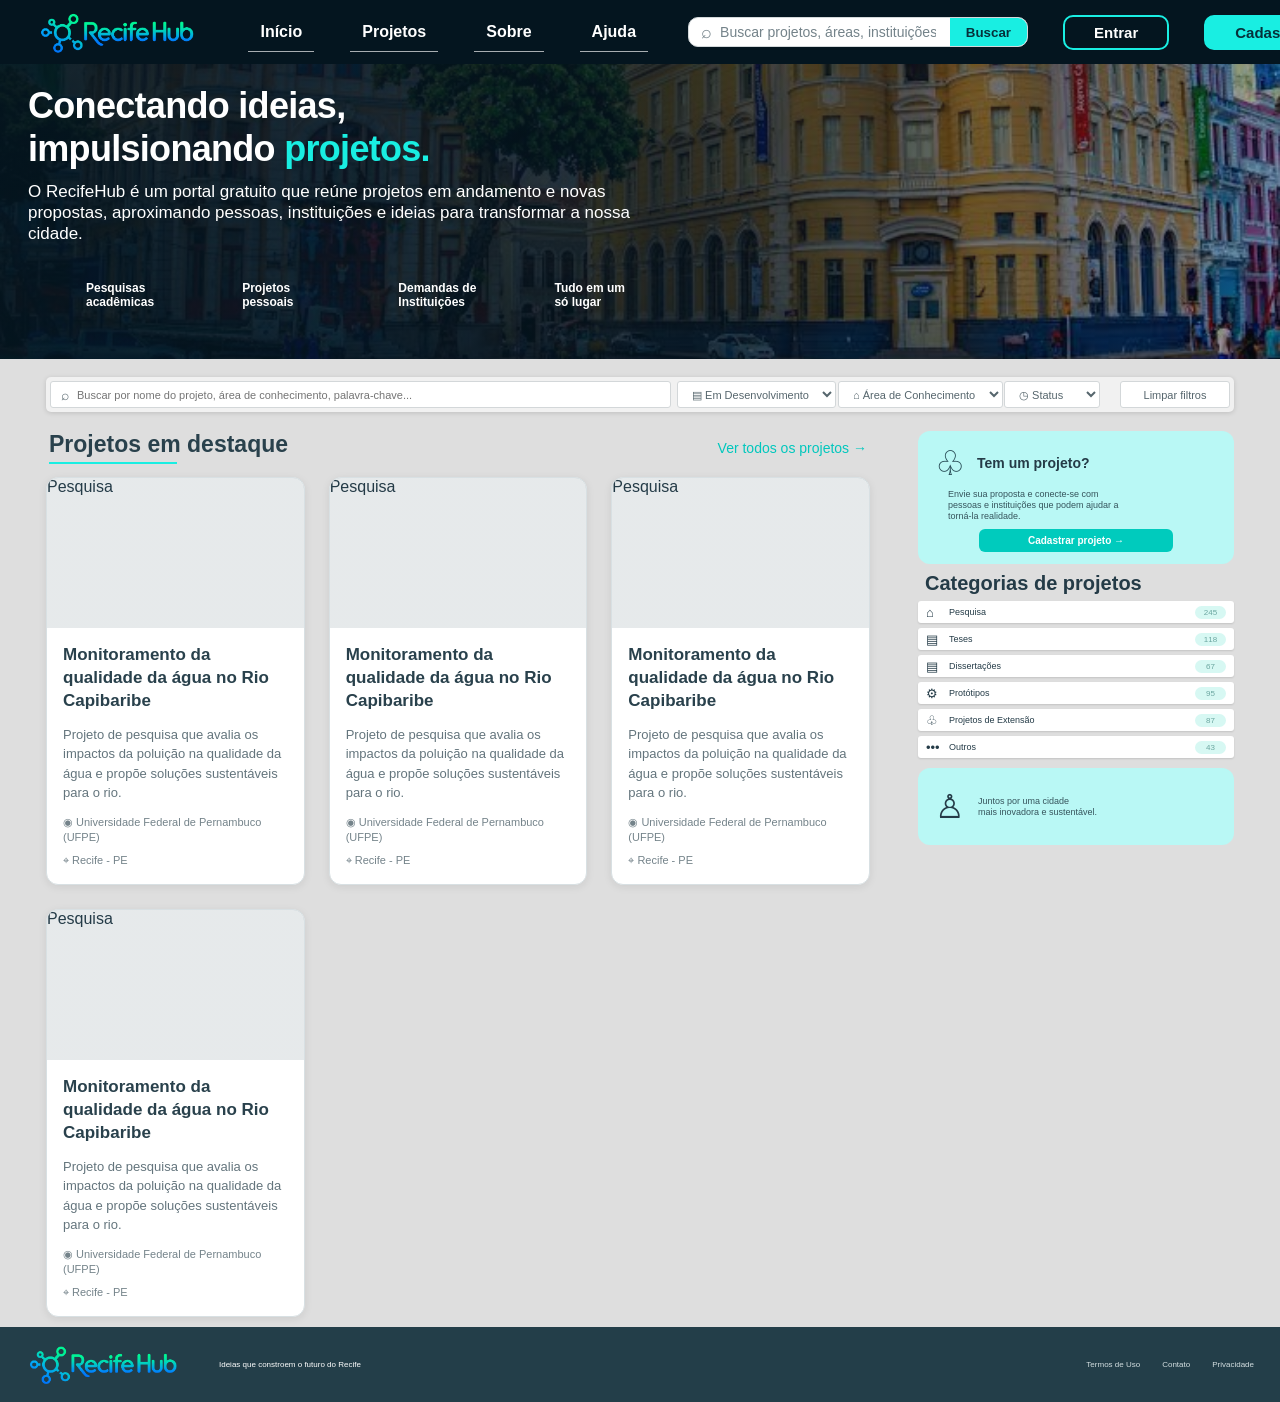
<file: index.html>
<!DOCTYPE html>
<html lang="pt-BR">

<head>
  <meta charset="UTF-8">
  <meta name="viewport" content="width=device-width, initial-scale=1.0">
  <title>RecifeHub</title>
  <link rel="stylesheet" href="style.css">
  <script>
  </script>
</head>

<body>

  <header>
    <img src="imagens/Logo RecifeHub.png" alt="imagemlogo" class="logo">


    <nav class="nav">
      <a href="index.html">Início</a>
      <a href="projetos.html">Projetos</a>
      <a href="sobre.html">Sobre</a>
      <a href="ajuda.html">Ajuda</a>
    </nav>

    <div class="barra">
      <form class="pesquisa" role="search" action="projetos.html" method="get">
        <span class="pesquisa-icone" aria-hidden="true">⌕</span>
        <input type="search" class="pesquisa-barra" name="q" placeholder="Buscar projetos, áreas, instituições..."
          aria-label="Pesquisar projeto" autocomplete="off">
        <button type="button" class="pesquisa-limpar" aria-label="Limpar busca" hidden>×</button>
        <button type="submit" class="pesquisa-btn">Buscar</button>
      </form>

      <button class="btn btn-login" onclick="window.location.href='login.html'">
        Entrar
      </button>

      <button class="btn btn-register" onclick="window.location.href='cadastro.html'">
        Cadastrar
      </button>
    </div>
  </header>

  <section class="hero">
    <div class="hero-conteudo">
      <h1>Conectando ideias,<br>impulsionando <span>projetos.</span></h1>

      <p class="hero-descricao">
        O RecifeHub é um portal gratuito que reúne projetos em andamento
        e novas propostas, aproximando pessoas, instituições e ideias para
        transformar a nossa cidade.
      </p>

      <div class="caracters">
        <div class="caracter">
          <span class="caracter-icone cap"></span>
          <span>Pesquisas<br>acadêmicas</span>
        </div>

        <div class="caracter">
          <span class="caracter-icone bulb"></span>
          <span>Projetos<br>pessoais</span>
        </div>

        <div class="caracter">
          <span class="caracter-icone bank"></span>
          <span>Demandas de<br>Instituições</span>
        </div>

        <div class="caracter">
          <span class="caracter-icone network"></span>
          <span>Tudo em um<br>só lugar</span>
        </div>
      </div>
    </div>

    <div class="hero-photo"></div>


  </section>
  <!-- Conteudo-->
  <main>
    <!--filtros de pesquisa-->
    <div class="filtros">
      <label class="filtro">
        <span class="filtro-icones">⌕</span>
        <input type="text" placeholder="Buscar por nome do projeto, área de conhecimento, palavra-chave...">
      </label>

      <div>
        <select class="filtro" id="subject" name="subject">
          <option value=" Em Desenvolvimento"><span class="filtro-icones">▤ </span>Em Desenvolvimento</option>
          <option value="Pronto">Pronto</option>
          <option value="Fase Incial">Fase Incial</option>
        </select>
      </div>



      <div>
        <select class="filtro" id="subject" name="subject">
          <option value=" Em Desenvolvimento"><span class="filtro-icones">⌂ </span>Área de Conhecimento</option>
          <option value="Pronto">Pronto</option>
          <option value="Fase Incial">Fase Incial</option>
        </select>
      </div>

      <div>
        <select class="filtro" id="subject" name="subject">
          <option value=" Em Desenvolvimento"><span class="filtro-icones">◷ </span>Status</option>
          <option value="Pronto">Pronto</option>
          <option value="Fase Incial">Fase Incial</option>
        </select>
      </div>

      <button type="button" class="filtro clear" onclick="limparFiltros()">Limpar filtros</button>
    </div>

    <div class="layout">
      <section>
        <div class="section-cabecalho">
          <h2>Projetos em destaque</h2>
          <a href="#" class="todos-projetos">Ver todos os projetos →</a>
        </div>

        <div class="projetos-grid">

    <article class="projeto-card">
        <div class="projeto-image">
            <span class="tag">Pesquisa</span>
        </div>

        <div class="projeto-body">
            <h3>Monitoramento da qualidade da água no Rio Capibaribe</h3>

            <p>
                Projeto de pesquisa que avalia os impactos
                da poluição na qualidade da água e propõe
                soluções sustentáveis para o rio.
            </p>

            <div class="projeto-info">
                <div>◉ Universidade Federal de Pernambuco (UFPE)</div>
                <div>⌖ Recife - PE</div>
            </div>
        </div>
    </article>

    <!-- Outros projetos seguem o mesmo padrão -->
     <article class="projeto-card">
        <div class="projeto-image">
            <span class="tag">Pesquisa</span>
        </div>

        <div class="projeto-body">
            <h3>Monitoramento da qualidade da água no Rio Capibaribe</h3>

            <p>
                Projeto de pesquisa que avalia os impactos
                da poluição na qualidade da água e propõe
                soluções sustentáveis para o rio.
            </p>

            <div class="projeto-info">
                <div>◉ Universidade Federal de Pernambuco (UFPE)</div>
                <div>⌖ Recife - PE</div>
            </div>
        </div>
    </article>

    <!-- Outros projetos seguem o mesmo padrão -->
     <article class="projeto-card">
        <div class="projeto-image">
            <span class="tag">Pesquisa</span>
        </div>

        <div class="projeto-body">
            <h3>Monitoramento da qualidade da água no Rio Capibaribe</h3>

            <p>
                Projeto de pesquisa que avalia os impactos
                da poluição na qualidade da água e propõe
                soluções sustentáveis para o rio.
            </p>

            <div class="projeto-info">
                <div>◉ Universidade Federal de Pernambuco (UFPE)</div>
                <div>⌖ Recife - PE</div>
            </div>
        </div>
    </article>

    <!-- Outros projetos seguem o mesmo padrão -->
      <article class="projeto-card">
        <div class="projeto-image">
            <span class="tag">Pesquisa</span>
        </div>

        <div class="projeto-body">
            <h3>Monitoramento da qualidade da água no Rio Capibaribe</h3>

            <p>
                Projeto de pesquisa que avalia os impactos
                da poluição na qualidade da água e propõe
                soluções sustentáveis para o rio.
            </p>

            <div class="projeto-info">
                <div>◉ Universidade Federal de Pernambuco (UFPE)</div>
                <div>⌖ Recife - PE</div>
            </div>
        </div>
    </article>

    <!-- Outros projetos seguem o mesmo padrão -->

</div>
      </section>

      <aside>
        <div class="cartao-lado">
          <div class="cartao-lado-topo">
            <span class="cartao-lado-icone">♧</span>
            <h3>Tem um projeto?</h3>
          </div>

          <p>
            Envie sua proposta e conecte-se
            com pessoas e instituições que podem
            ajudar a torná-la realidade.
          </p>

          <a href="#" class="lado-btn">Cadastrar projeto →</a>
        </div>

        <h2 class="categoria-titulo">Categorias de projetos</h2>

        <div class="categoria">
          <span class="cat-icon">⌂</span>
          Pesquisa
          <span class="count">245</span>
        </div>

        <div class="categoria">
          <span class="cat-icon">▤</span>
          Teses
          <span class="count">118</span>
        </div>

        <div class="categoria">
          <span class="cat-icon">▤</span>
          Dissertações
          <span class="count">67</span>
        </div>

        <div class="categoria">
          <span class="cat-icon">⚙</span>
          Protótipos
          <span class="count">95</span>
        </div>

        <div class="categoria">
          <span class="cat-icon">♧</span>
          Projetos de Extensão
          <span class="count">87</span>
        </div>

        <div class="categoria">
          <span class="cat-icon">•••</span>
          Outros
          <span class="count">43</span>
        </div>

        <div class="cartao-lado city-card">
          <span class="city-icon">♙</span>
          <p>
            Juntos por uma cidade<br>
            mais inovadora e sustentável.
          </p>
        </div>
      </aside>
    </div>
  </main>

  <footer>
    <img src="imagens/Logo RecifeHub.png" alt="RecifeHub" class="footer-logo">
    <div>Ideias que constroem o futuro do Recife</div>

    <div class="footer-links">
      <a href="#">Termos de Uso</a>
      <a href="#">Contato</a>
      <a href="#">Privacidade</a>
    </div>
  </footer>

</body>

</html>
</file>
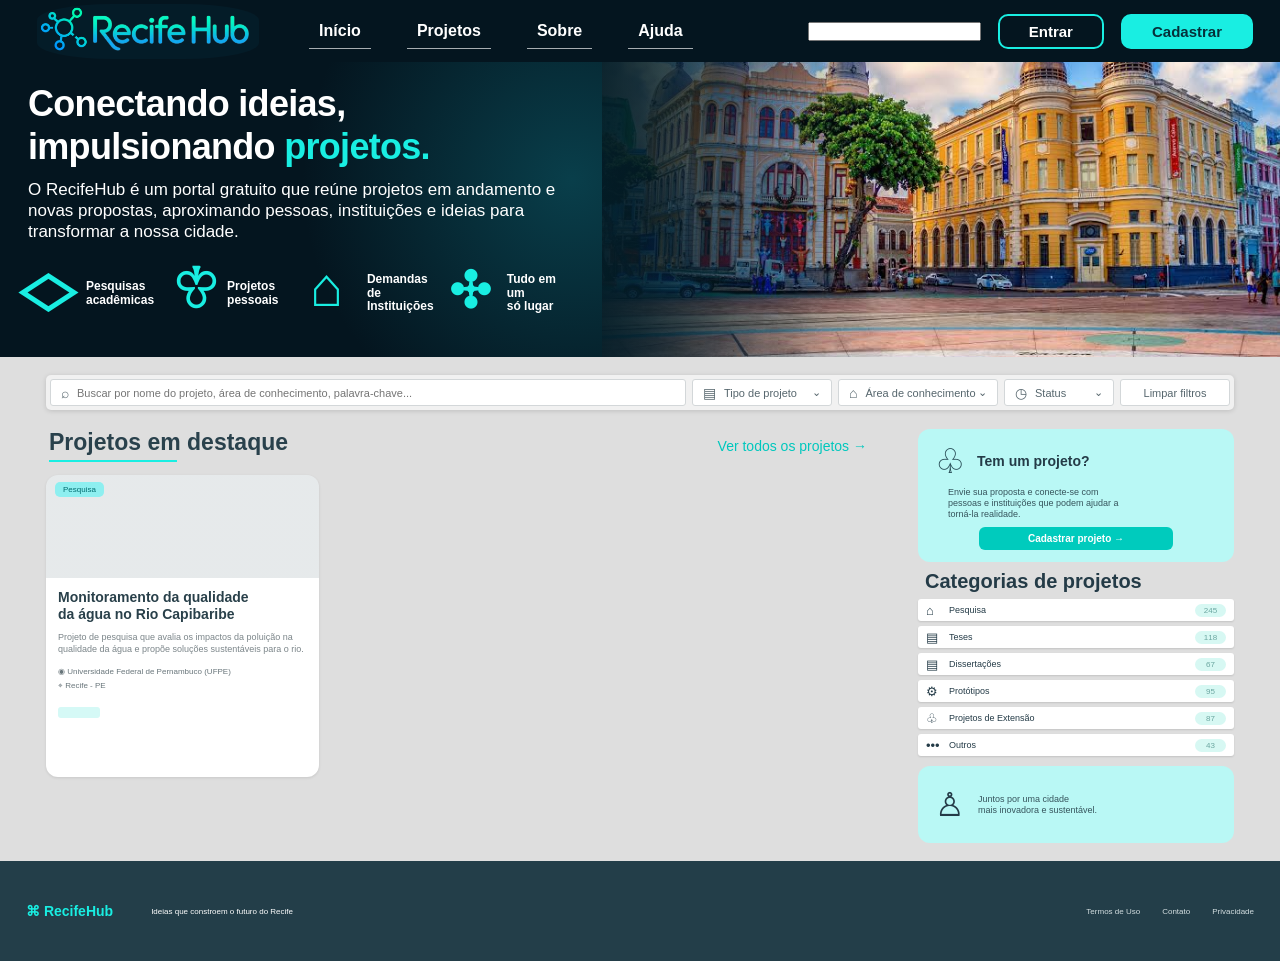
<file: minha-pasta/index.html>
<!DOCTYPE html>
<html lang="pt-BR">
<head>
  <meta charset="UTF-8">
  <meta name="viewport" content="width=device-width, initial-scale=1.0">
  <title>RecifeHub</title>
  <link rel="stylesheet" href="style.css">
  <script>
    function irParaLogin() {
        window.location.href = "login.html";
    }

    function irParaCadastro() {
        window.location.href = "cadastro.html";
    }
</script>
  
</head>

<body>

  <header>
 <img src="recifehub.png" alt="imagemlogo" class="logo">
    </a>

    <nav class="nav">
      <a href="#">Início</a>
      <a href="#">Projetos</a>
      <a href="#">Sobre</a>
      <a href="#">Ajuda</a>
    </nav>

    <div class="header-actions">
      <div class="search-wrap">
        <input class="search-mini" type="search" aria-label="Pesquisar">
      </div>
      <button class="btn btn-login" onclick="window.location.href='login.html'">
    Entrar
</button>

<button class="btn btn-register" onclick="window.location.href='cadastro.html'">
    Cadastrar
</button>
    </div>
  </header>

  <section class="hero">
    <div class="hero-content">
      <h1>Conectando ideias,<br>impulsionando <span>projetos.</span></h1>

      <p class="hero-description">
        O RecifeHub é um portal gratuito que reúne projetos em andamento
        e novas propostas, aproximando pessoas, instituições e ideias para
        transformar a nossa cidade.
      </p>

      <div class="features">
        <div class="feature">
          <span class="feature-icon cap"></span>
          <span>Pesquisas<br>acadêmicas</span>
        </div>

        <div class="feature">
          <span class="feature-icon bulb"></span>
          <span>Projetos<br>pessoais</span>
        </div>

        <div class="feature">
          <span class="feature-icon bank"></span>
          <span>Demandas de<br>Instituições</span>
        </div>

        <div class="feature">
          <span class="feature-icon network"></span>
          <span>Tudo em um<br>só lugar</span>
        </div>
      </div>
    </div>

    <div class="hero-photo"></div>
  </section>

  <main>
    <div class="filters">
      <label class="filter">
        <span class="filter-icon">⌕</span>
        <input type="text" placeholder="Buscar por nome do projeto, área de conhecimento, palavra-chave...">
      </label>

      <div class="filter">
        <span class="filter-icon">▤</span>
        Tipo de projeto <span style="margin-left:auto">⌄</span>
      </div>

      <div class="filter">
        <span class="filter-icon">⌂</span>
        Área de conhecimento <span style="margin-left:auto">⌄</span>
      </div>

      <div class="filter">
        <span class="filter-icon">◷</span>
        Status <span style="margin-left:auto">⌄</span>
      </div>

      <button class="filter clear">Limpar filtros</button>
    </div>

    <div class="layout">
      <section>
        <div class="section-heading">
          <h2>Projetos em destaque</h2>
          <a href="#" class="all-projects">Ver todos os projetos →</a>
        </div>

        <article class="project-card">
          <div class="project-image">
            <span class="tag">Pesquisa</span>
          </div>

          <div class="project-body">
            <h3>Monitoramento da qualidade<br>da água no Rio Capibaribe</h3>

            <p>
              Projeto de pesquisa que avalia os impactos
              da poluição na qualidade da água e propõe
              soluções sustentáveis para o rio.
            </p>

            <div class="project-info">
              <div>◉ Universidade Federal de Pernambuco (UFPE)</div>
              <div>⌖ Recife - PE</div>
            </div>

            <div class="placeholder-tag"></div>
          </div>
        </article>
      </section>

      <aside>
        <div class="side-card">
          <div class="side-card-top">
            <span class="side-card-icon">♧</span>
            <h3>Tem um projeto?</h3>
          </div>

          <p>
            Envie sua proposta e conecte-se
            com pessoas e instituições que podem
            ajudar a torná-la realidade.
          </p>

          <a href="#" class="side-btn">Cadastrar projeto →</a>
        </div>

        <h2 class="categories-title">Categorias de projetos</h2>

        <div class="category">
          <span class="cat-icon">⌂</span>
          Pesquisa
          <span class="count">245</span>
        </div>

        <div class="category">
          <span class="cat-icon">▤</span>
          Teses
          <span class="count">118</span>
        </div>

        <div class="category">
          <span class="cat-icon">▤</span>
          Dissertações
          <span class="count">67</span>
        </div>

        <div class="category">
          <span class="cat-icon">⚙</span>
          Protótipos
          <span class="count">95</span>
        </div>

        <div class="category">
          <span class="cat-icon">♧</span>
          Projetos de Extensão
          <span class="count">87</span>
        </div>

        <div class="category">
          <span class="cat-icon">•••</span>
          Outros
          <span class="count">43</span>
        </div>

        <div class="side-card city-card">
          <span class="city-icon">♙</span>
          <p>
            Juntos por uma cidade<br>
            mais inovadora e sustentável.
          </p>
        </div>
      </aside>
    </div>
  </main>

  <footer>
    <div class="footer-logo">⌘ RecifeHub</div>
    <div>Ideias que constroem o futuro do Recife</div>

    <div class="footer-links">
      <a href="#">Termos de Uso</a>
      <a href="#">Contato</a>
      <a href="#">Privacidade</a>
    </div>
  </footer>

</body>
</html>
</file>
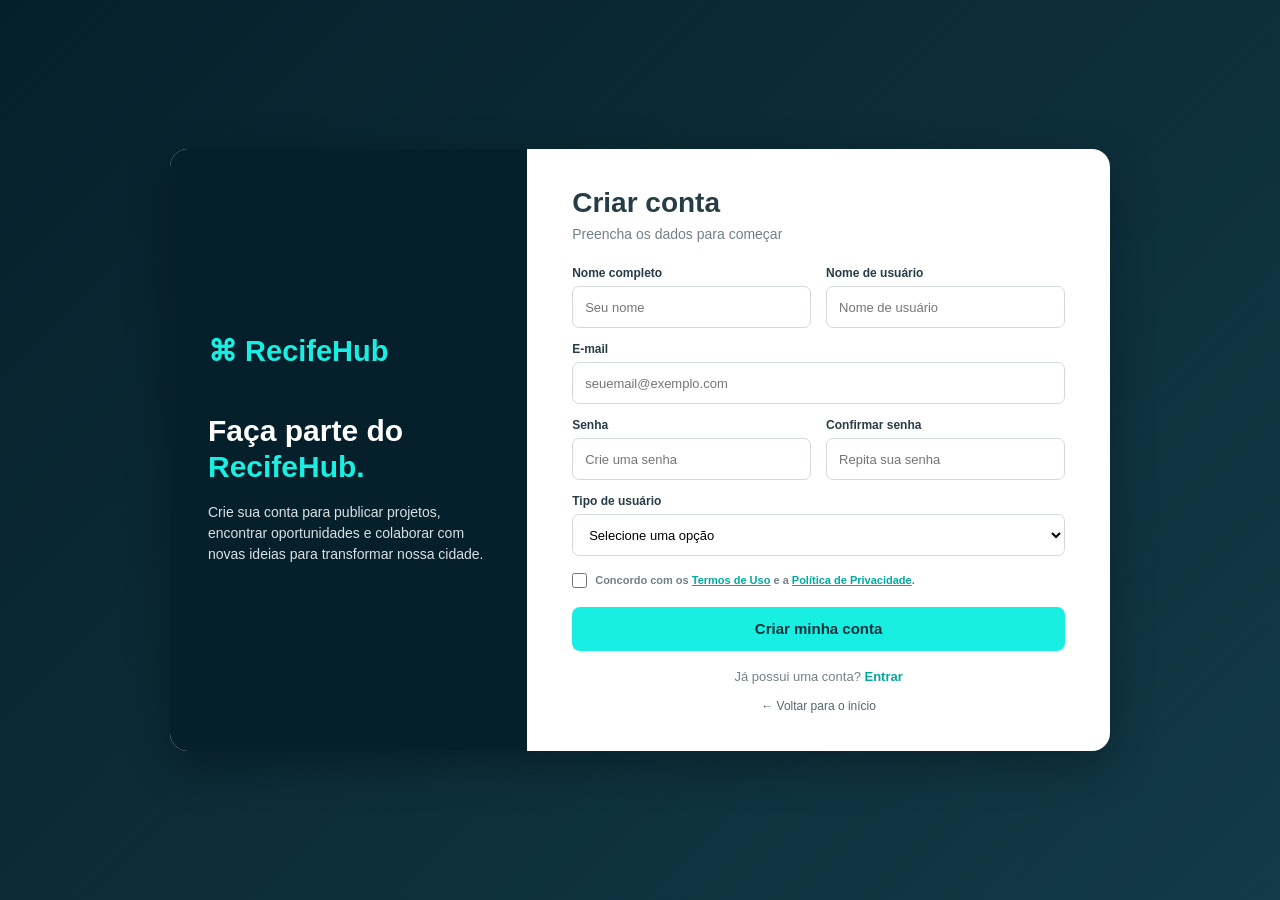
<file: cadastro.html>
<!DOCTYPE html>
<html lang="pt-BR">
<head>
  <meta charset="UTF-8">
  <meta name="viewport" content="width=device-width, initial-scale=1.0">
  <title>Cadastrar - RecifeHub</title>
  <style>
    * { box-sizing: border-box; margin: 0; padding: 0; }

    :root {
      --dark: #06202b;
      --cyan: #19eee2;
      --gray: #718087;
    }

    body {
      min-height: 100vh;
      font-family: Arial, Helvetica, sans-serif;
      background: linear-gradient(135deg, #06202b, #123a47);
      display: flex;
      align-items: center;
      justify-content: center;
      padding: 25px;
    }

    .container {
      width: 940px;
      max-width: 100%;
      background: white;
      border-radius: 18px;
      overflow: hidden;
      display: grid;
      grid-template-columns: 38% 62%;
      box-shadow: 0 15px 45px rgba(0,0,0,.3);
    }

    .welcome {
      background: var(--dark);
      color: white;
      padding: 45px 38px;
      display: flex;
      flex-direction: column;
      justify-content: center;
    }

    .logo {
      color: var(--cyan);
      font-size: 29px;
      font-weight: bold;
      margin-bottom: 45px;
    }

    .welcome h1 {
      font-size: 30px;
      line-height: 1.2;
      margin-bottom: 17px;
    }

    .welcome h1 span { color: var(--cyan); }

    .welcome p {
      color: #d7e2e5;
      line-height: 1.5;
      font-size: 14px;
    }

    .register {
      padding: 38px 45px;
      color: #263d46;
    }

    .register h2 {
      font-size: 28px;
      margin-bottom: 7px;
    }

    .subtitle {
      color: var(--gray);
      font-size: 14px;
      margin-bottom: 24px;
    }

    .row {
      display: grid;
      grid-template-columns: 1fr 1fr;
      gap: 15px;
    }

    label {
      display: block;
      font-size: 12px;
      font-weight: bold;
      margin-bottom: 6px;
    }

    input, select {
      width: 100%;
      height: 42px;
      border: 1px solid #d3dadd;
      border-radius: 7px;
      padding: 0 12px;
      font-size: 13px;
      outline: none;
      margin-bottom: 14px;
      background: white;
    }

    input:focus, select:focus {
      border-color: var(--cyan);
      box-shadow: 0 0 0 2px rgba(25,238,226,.15);
    }

    .terms {
      display: flex;
      align-items: flex-start;
      gap: 8px;
      margin: 3px 0 18px;
      font-size: 11px;
      color: #718087;
      line-height: 1.4;
    }

    .terms input {
      width: 15px;
      height: 15px;
      margin: 0;
      flex-shrink: 0;
    }

    .terms a {
      color: #00aaa1;
    }

    .btn {
      width: 100%;
      height: 44px;
      background: var(--cyan);
      color: #06303a;
      border: 0;
      border-radius: 8px;
      font-size: 15px;
      font-weight: bold;
      cursor: pointer;
    }

    .btn:hover { filter: brightness(.93); }

    .login-link {
      text-align: center;
      margin-top: 18px;
      font-size: 13px;
      color: var(--gray);
    }

    .login-link a {
      color: #00aaa1;
      font-weight: bold;
      text-decoration: none;
    }

    .back {
      text-align: center;
      margin-top: 15px;
      font-size: 12px;
    }

    .back a {
      color: #53666d;
      text-decoration: none;
    }

    @media (max-width: 700px) {
      .container { grid-template-columns: 1fr; }
      .welcome { padding: 30px; }
      .logo { margin-bottom: 25px; }
      .register { padding: 30px; }
      .row { grid-template-columns: 1fr; gap: 0; }
    }
  </style>
</head>
<body>

  <div class="container">

    <section class="welcome">
      <div class="logo">⌘ RecifeHub</div>

      <h1>Faça parte do<br><span>RecifeHub.</span></h1>

      <p>
        Crie sua conta para publicar projetos,
        encontrar oportunidades e colaborar com
        novas ideias para transformar nossa cidade.
      </p>
    </section>

    <section class="register">
      <h2>Criar conta</h2>
      <p class="subtitle">Preencha os dados para começar</p>

      <form onsubmit="cadastrar(event)">

        <div class="row">
          <div>
            <label for="nome">Nome completo</label>
            <input
              type="text"
              id="nome"
              placeholder="Seu nome"
              required
            >
          </div>

          <div>
            <label for="usuario">Nome de usuário</label>
            <input
              type="text"
              id="usuario"
              placeholder="Nome de usuário"
              required
            >
          </div>
        </div>

        <label for="email">E-mail</label>
        <input
          type="email"
          id="email"
          placeholder="seuemail@exemplo.com"
          required
        >

        <div class="row">
          <div>
            <label for="senha">Senha</label>
            <input
              type="password"
              id="senha"
              placeholder="Crie uma senha"
              minlength="6"
              required
            >
          </div>

          <div>
            <label for="confirmar">Confirmar senha</label>
            <input
              type="password"
              id="confirmar"
              placeholder="Repita sua senha"
              minlength="6"
              required
            >
          </div>
        </div>

        <label for="tipo">Tipo de usuário</label>
        <select id="tipo" required>
          <option value="">Selecione uma opção</option>
          <option value="pessoa">Pessoa</option>
          <option value="estudante">Estudante</option>
          <option value="pesquisador">Pesquisador</option>
          <option value="instituicao">Instituição</option>
        </select>

        <label class="terms">
          <input type="checkbox" id="termos" required>
          <span>
            Concordo com os <a href="#">Termos de Uso</a>
            e a <a href="#">Política de Privacidade</a>.
          </span>
        </label>

        <button class="btn" type="submit">Criar minha conta</button>
      </form>

      <p class="login-link">
        Já possui uma conta?
        <a href="login.html">Entrar</a>
      </p>

      <div class="back">
        <a href="index.html">← Voltar para o início</a>
      </div>
    </section>

  </div>

  <script>
async function cadastrar(event) {
    event.preventDefault();

    const nome_completo = document.getElementById("nome").value;
    const nome_usuario = document.getElementById("usuario").value;
    const email = document.getElementById("email").value;
    const senha = document.getElementById("senha").value;
    const confirmar = document.getElementById("confirmar").value;
    const tipo_usuario = document.getElementById("tipo").value;

    // Verifica se as senhas são iguais
    if (senha !== confirmar) {
        alert("As senhas não são iguais.");
        return;
    }

    try {
        const resposta = await fetch("http://127.0.0.1:5000/api/cadastro", {
            method: "POST",

            headers: {
                "Content-Type": "application/json"
            },

            body: JSON.stringify({
                nome_completo,
                nome_usuario,
                email,
                senha,
                tipo_usuario
            })
        });

        const resultado = await resposta.json();

        if (!resposta.ok) {
            alert(resultado.erro);
            return;
        }

        alert(resultado.mensagem);

        document.querySelector("form").reset();

    } catch (erro) {
        console.error("Erro:", erro);
        alert("Não foi possível conectar ao servidor.");
    }
}
  </script>

</body>
</html>
</file>
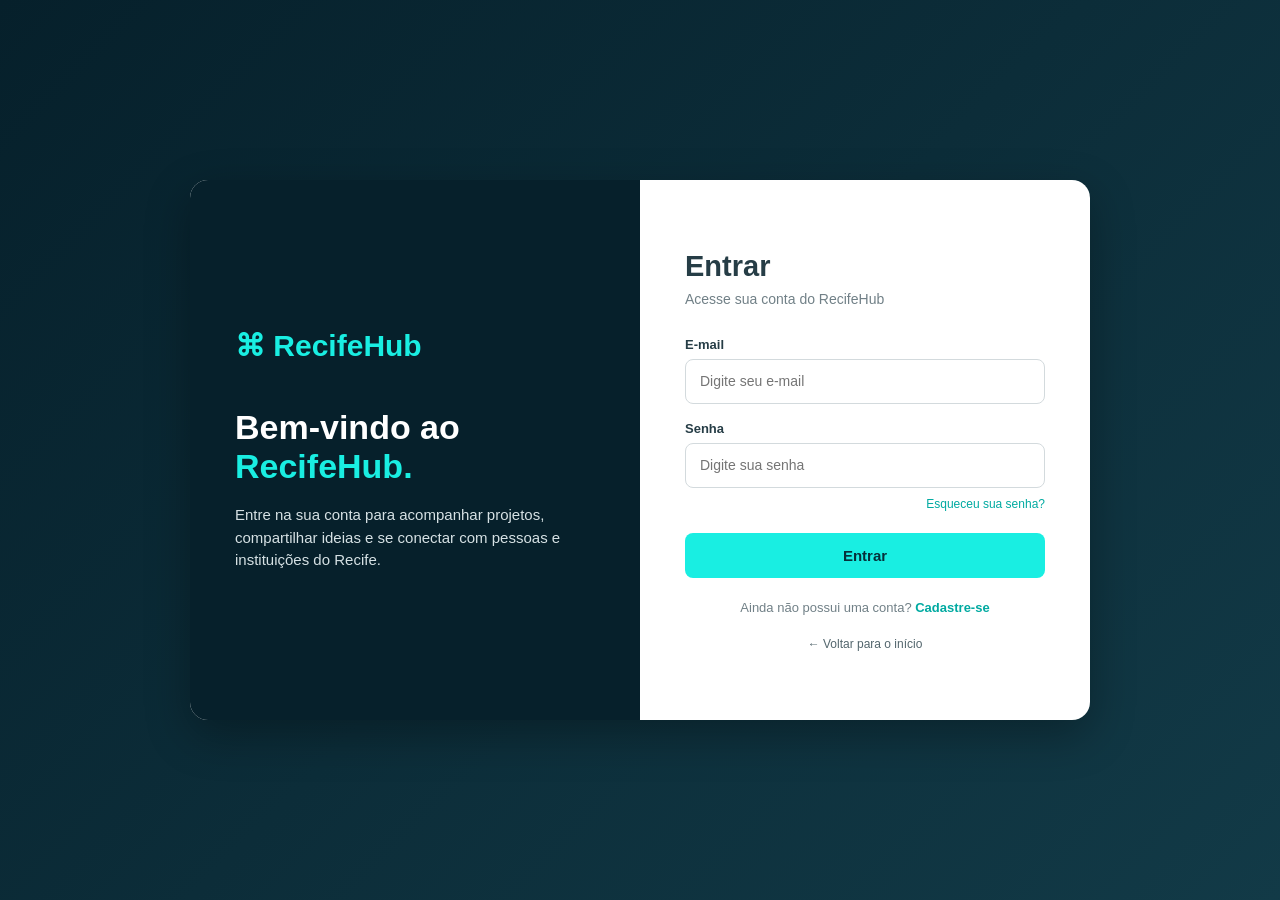
<file: login.html>
<!DOCTYPE html>
<html lang="pt-BR">
<head>
  <meta charset="UTF-8">
  <meta name="viewport" content="width=device-width, initial-scale=1.0">
  <title>Entrar - RecifeHub</title>
  <style>
    * { box-sizing: border-box; margin: 0; padding: 0; }

    :root {
      --dark: #06202b;
      --dark2: #0d2c38;
      --cyan: #19eee2;
      --white: #fff;
      --gray: #718087;
    }

    body {
      min-height: 100vh;
      font-family: Arial, Helvetica, sans-serif;
      background: linear-gradient(135deg, #06202b, #123a47);
      display: flex;
      align-items: center;
      justify-content: center;
      color: var(--white);
    }

    .container {
      width: 900px;
      max-width: 92%;
      min-height: 540px;
      display: grid;
      grid-template-columns: 1fr 1fr;
      background: white;
      border-radius: 18px;
      overflow: hidden;
      box-shadow: 0 15px 45px rgba(0,0,0,.3);
    }

    .welcome {
      background: var(--dark);
      padding: 55px 45px;
      display: flex;
      flex-direction: column;
      justify-content: center;
    }

    .logo {
      color: var(--cyan);
      font-size: 30px;
      font-weight: bold;
      margin-bottom: 45px;
    }

    .welcome h1 {
      font-size: 34px;
      margin-bottom: 18px;
    }

    .welcome h1 span { color: var(--cyan); }

    .welcome p {
      color: #d6e1e4;
      line-height: 1.5;
      font-size: 15px;
    }

    .login {
      color: #263d46;
      padding: 50px 45px;
      display: flex;
      flex-direction: column;
      justify-content: center;
    }

    .login h2 {
      font-size: 29px;
      margin-bottom: 8px;
    }

    .subtitle {
      color: var(--gray);
      font-size: 14px;
      margin-bottom: 30px;
    }

    label {
      font-size: 13px;
      font-weight: bold;
      margin-bottom: 7px;
      display: block;
    }

    input {
      width: 100%;
      height: 45px;
      border: 1px solid #d3dadd;
      border-radius: 8px;
      padding: 0 14px;
      font-size: 14px;
      margin-bottom: 17px;
      outline: none;
    }

    input:focus {
      border-color: var(--cyan);
      box-shadow: 0 0 0 2px rgba(25,238,226,.15);
    }

    .forgot {
      text-align: right;
      color: #00aaa1;
      font-size: 12px;
      margin-top: -8px;
      margin-bottom: 22px;
      cursor: pointer;
    }

    .btn {
      width: 100%;
      height: 45px;
      border: 0;
      border-radius: 8px;
      background: var(--cyan);
      color: #06303a;
      font-size: 15px;
      font-weight: bold;
      cursor: pointer;
    }

    .btn:hover { filter: brightness(.93); }

    .register {
      text-align: center;
      margin-top: 22px;
      font-size: 13px;
      color: var(--gray);
    }

    .register a {
      color: #00aaa1;
      font-weight: bold;
      text-decoration: none;
    }

    .back {
      margin-top: 22px;
      text-align: center;
      font-size: 12px;
    }

    .back a {
      color: #53666d;
      text-decoration: none;
    }

    @media (max-width: 700px) {
      .container { grid-template-columns: 1fr; }
      .welcome { padding: 30px; min-height: 220px; }
      .logo { margin-bottom: 20px; }
      .welcome h1 { font-size: 27px; }
      .login { padding: 35px 30px; }
    }
  </style>
</head>
<body>

  <div class="container">

    <section class="welcome">
      <div class="logo">⌘ RecifeHub</div>

      <h1>Bem-vindo ao<br><span>RecifeHub.</span></h1>

      <p>
        Entre na sua conta para acompanhar projetos,
        compartilhar ideias e se conectar com pessoas
        e instituições do Recife.
      </p>
    </section>

    <section class="login">
      <h2>Entrar</h2>
      <p class="subtitle">Acesse sua conta do RecifeHub</p>

      <form onsubmit="entrar(event)">
        <label for="email">E-mail</label>
        <input
          type="email"
          id="email"
          placeholder="Digite seu e-mail"
          required
        >

        <label for="senha">Senha</label>
        <input
          type="password"
          id="senha"
          placeholder="Digite sua senha"
          required
        >

        <div class="forgot">Esqueceu sua senha?</div>

        <button class="btn" type="submit">Entrar</button>
      </form>

      <p class="register">
        Ainda não possui uma conta?
        <a href="cadastro.html">Cadastre-se</a>
      </p>

      <div class="back">
        <a href="index.html">← Voltar para o início</a>
      </div>
    </section>

  </div>

  <script>
async function entrar(event) {
    event.preventDefault();

    const email = document.getElementById("email").value;
    const senha = document.getElementById("senha").value;

    try {
        const resposta = await fetch("http://127.0.0.1:5000/api/login", {
            method: "POST",

            headers: {
                "Content-Type": "application/json"
            },

            credentials: "include",

            body: JSON.stringify({
                email: email,
                senha: senha
            })
        });

        const resultado = await resposta.json();

        if (!resposta.ok) {
            alert(resultado.erro);
            return;
        }

        alert("Bem-vindo, " + resultado.usuario.nome + "!");

    } catch (erro) {
        console.error("Erro:", erro);
        alert("Não foi possível conectar ao servidor.");
    }
}
  </script>

</body>
</html>
</file>
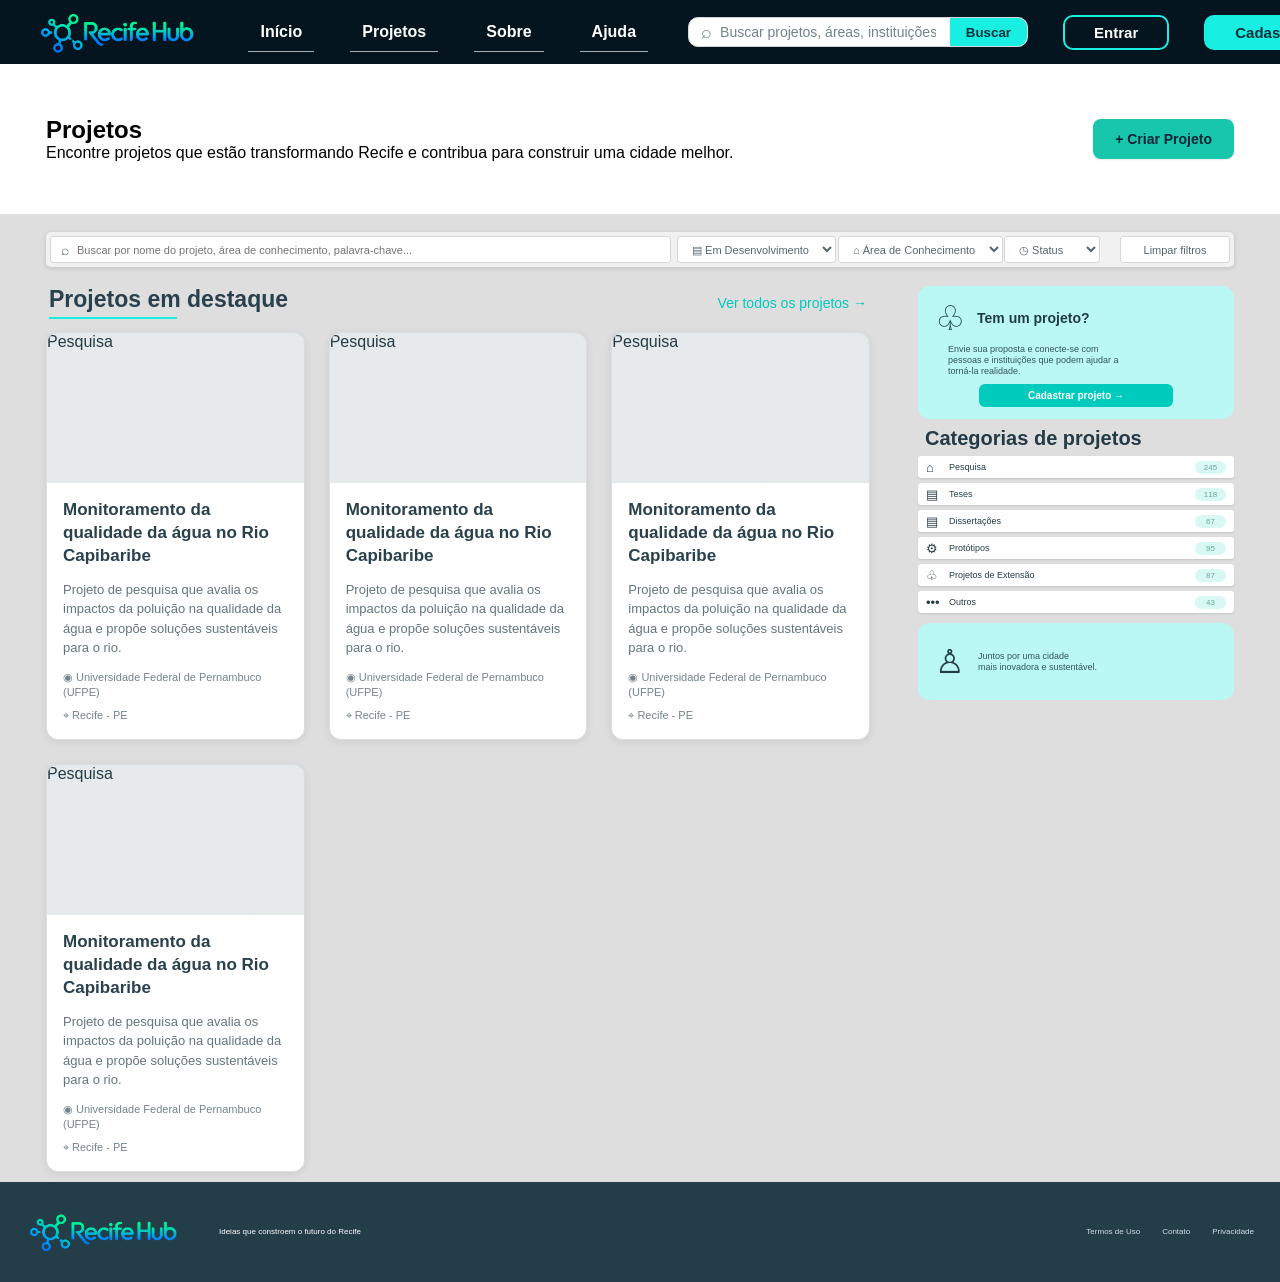
<file: projetos.html>
<!DOCTYPE html>
<html lang="pt-BR">

<head>
  <meta charset="UTF-8">
  <meta name="viewport" content="width=device-width, initial-scale=1.0">
  <title>RecifeHub</title>
  <style>
 * {
     box-sizing: border-box;
     margin: 0;
     padding: 0;
 }

 :root {
     --dark: #04151F;
     --dark-2: #04151F;
     --cyan: #19eee2;
     --cyan-light: #b9f8f5;
     --text: #243b47;
     --muted: #74838a;
     --bg: #dedede;
     --white: #ffffff;
     --border: #d3d8da;
 }

 body {
     font-family: Arial, Helvetica, sans-serif;
     background: var(--bg);
     color: var(--text);
 }

 a {
     color: inherit;
     text-decoration: none;
 }

 /* ===== CABEÇALHO ===== */

 header {
     height: 64px;
     background: var(--dark);
     color: white;
     display: flex;
     align-items: center;
     padding: 0 27px;
     gap: 40px;
 }

 .logo {
     height: 75px;
     padding: 10px;
     border-radius: 35%;
 }

 .nav {
     display: flex;
     gap: 36px;
     align-items: center
 }

 .nav a {
     font-weight: 700;
     padding: 10px 12px;
     border-bottom: 1px solid rgba(255, 255, 255, .65);
 }

 .nav a:hover {
     color: var(--cyan);
     border-color: var(--cyan);
 }

 .barra {
     margin-left: auto;
     display: flex;
     align-items: center;
     gap: 35px;
 }

 .btn {
     height: 35px;
     padding: 0 29px;
     border-radius: 10px;
     font-weight: 700;
     font-size: 15px;
     cursor: pointer;
 }

 .btn-login {
     background: transparent;
     color: white;
     border: 2px solid var(--cyan);
 }

 .btn-register {
     background: var(--cyan);
     color: #06303a;
     border: 2px solid var(--cyan);
 }

 /* ===== Pesquisa ===== */


 .pesquisa {
     display: flex;
     align-items: center;
     height: 30px;
     background: #fff;
     border: 1px solid var(--border);
     border-radius: 10px;
     overflow: hidden;
     width: 340px;
     max-width: 100%;
 }



 .pesquisa-icone {
     padding: 0 8px 0 12px;
     color: var(--muted);
     font-size: 18px;
 }

 .pesquisa-barra {
     flex: 1;
     min-width: 0;
     height: 100%;
     border: 0;
     outline: 0;
     font-size: 14px;
     color: var(--text);
     background: transparent;
 }

 .pesquisa-barra::placeholder {
     color: var(--muted);
 }

 .pesquisa-limpar {
     border: 0;
     background: transparent;
     font-size: 20px;
     padding: 0 6px;
     cursor: pointer;
     color: var(--muted);
 }

 .pesquisa-btn {
     height: 100%;
     padding: 0 16px;
     border: 0;
     background: var(--cyan);
     color: #06303a;
     font-weight: 700;
     cursor: pointer;
     white-space: nowrap;
 }

 .pesquisa-btn:hover {
     filter: brightness(0.95);
 }

 /* ===== HERO ===== */
.hero {
    position: relative;
    min-height: 150px;
    display: flex;
    align-items: center; /* Centraliza o texto e o botão na vertical */
    justify-content: space-between; /* Joga o texto para a esquerda e o botão para a direita */
    padding: 20px 46px; /* Alinha com o padding lateral do <main> */
    background-color: white;
    color: black;
    overflow: hidden;
}

.hero-conteudo {
    position: relative;
    z-index: 2;
    background: transparent;
}

.btn-criar-projeto {
    height: 40px; /* Define uma altura fixa para não esticar */
    padding: 0 22px;
    display: inline-flex;
    align-items: center;
    justify-content: center;
    gap: 8px;
    border: none;
    border-radius: 8px;
    background-color: #18C6AC;
    color: #082534;
    font-size: 14px;
    font-weight: 700;
    white-space: nowrap; /* Impede o texto do botão de quebrar linha */
    cursor: pointer;
    box-shadow: 0 1px 2px rgba(0, 0, 0, 0.08);
    transition: background-color 0.2s ease, transform 0.1s ease;
}

.btn-criar-projeto:hover {
    background-color: #14b099;
}

.btn-criar-projeto:active {
    transform: scale(0.99);
}



 /* ===== CONTEÚDO ===== */
 main {
     padding: 18px 46px 10px;
 }

 /*====filtros de pesquisa===*/
 .filtros {
     display: grid;
     grid-template-columns: 1fr 155px 160px 110px 110px;
     gap: 6px;
     background: #f1f1f1;
     border-radius: 5px;
     padding: 4px;
     box-shadow: 0 1px 5px rgba(0, 0, 0, .14);
     margin-bottom: 19px;
 }

 .filtro {
     height: 27px;
     border: 1px solid #d3d7d9;
     border-radius: 3px;
     background: white;
     color: #56666d;
     display: flex;
     align-items: center;
     padding: 0 10px;
     font-size: 11px;
 }

 .filtro input {
     width: 100%;
     border: 0;
     outline: 0;
     font-size: 11px;
 }

 .filtro-icones {
     margin-right: 8px;
     font-size: 14px;
 }

 .clear {
     justify-content: center;
 }

 /*===parte do meio===*/
 .layout {
     display: grid;
     grid-template-columns: 1fr 316px;
     gap: 48px;
 }

 /*====cabeçalho do lado======*/
 .section-cabecalho {
     display: flex;
     justify-content: space-between;
     align-items: center;
     margin: 0 3px 13px;
 }

 .section-cabecalho h2 {
     font-size: 23px;
     color: #29414c;
 }

 .section-cabecalho h2::after {
     content: "";
     display: block;
     width: 128px;
     height: 2px;
     margin-top: 4px;
     background: var(--cyan);
 }

 .todos-projetos {
     color: #00c7bd;
     font-size: 14px;
     font-weight: 500;

 }



 /* ==== Projetos em cards separados ==== */
 .layout>section {
     display: flex;
     flex-direction: column;
 }

 .projetos-grid {
     display: grid;
     grid-template-columns: repeat(3, minmax(0, 1fr));
     gap: 24px;
     align-items: stretch;
 }

 .projeto-card {
     display: flex;
     flex-direction: column;
     min-width: 0;
     background: #fff;
     border: 1px solid #d8e0e3;
     border-radius: 12px;
     overflow: hidden;
     box-shadow: 0 2px 8px rgba(0, 0, 0, .08);
     transition: transform .2s ease, box-shadow .2s ease;
 }

 .projeto-card:hover {
     transform: translateY(-3px);
     box-shadow: 0 6px 16px rgba(0, 0, 0, .12);
 }

 .projeto-image {
     height: 150px;
     flex: 0 0 150px;
     position: relative;
     background:
         linear-gradient(rgba(10, 45, 58, .1), rgba(10, 45, 58, .1)),
         url("https://images.unsplash.com/photo-1516939884455-1445c8652f83?auto=format&fit=crop&w=700&q=85") center/cover;
 }

 .projeto-body {
     display: flex;
     flex-direction: column;
     flex: 1;
     gap: 12px;
     padding: 16px;
 }

 .projeto-body h3 {
     font-size: 17px;
     line-height: 1.35;
     color: #29414c;
 }

 .projeto-body p {
     color: #64757d;
     font-size: 13px;
     line-height: 1.5;
 }

 .projeto-info {
     margin-top: auto;
     display: flex;
     flex-direction: column;
     gap: 7px;
     color: #74838a;
     font-size: 11px;
     line-height: 1.4;
 }


 /* ===== LATERAL ===== */
 .cartao-lado {
     background: var(--cyan-light);
     border-radius: 12px;
     padding: 12px 17px;
     min-height: 115px;
     margin-bottom: 8px;
 }
 .cartao-lado h3 {
      font-size: 14px;
    }

    .cartao-lado p {
      font-size: 9px;
      line-height: 1.2;
      margin-left: 13px;
      max-width: 180px;
      color: #36545c;
    }

    .lado-btn {
      display: block;
      background: #00cbbd;
      color: white;
      text-align: center;
      border-radius: 6px;
      font-size: 10px;
      padding: 6px;
      margin: 8px auto 0;
      width: 194px;
      font-weight: 700;
    }

 .cartao-lado-topo {
     display: flex;
     align-items: center;
     gap: 12px;
     margin-bottom: 6px;
 }
 .cartao-lado-icone{
    font-size: 34px;
      color: #264a54;

 }
 .categoria-titulo{
font-size: 20px;
margin: 6px 7px 6px;
 }
.categoria{
height: 22px;
      background: white;
      border-radius: 3px;
      margin-bottom: 5px;
      display: flex;
      align-items: center;
      padding: 0 8px;
      font-size: 9px;
      box-shadow: 0 1px 2px rgba(0,0,0,.12);
    }

    .categoria .cat-icon {
      width: 23px;
      font-size: 13px;
    }
    .categoria .count {
      margin-left: auto;
      min-width: 31px;
      text-align: center;
      border-radius: 8px;
      background: #d7f8f3;
      color: #6ba6a0;
      font-size: 8px;
      padding: 2px 5px;
    }

     .city-card {
      margin-top: 10px;
      min-height: 77px;
      display: flex;
      align-items: center;
      gap: 13px;
      padding: 10px 17px;
    }

    .city-icon {
      font-size: 33px;
    }

    .city-card p {
      margin: 0;
      font-size: 9px;
      max-width: 150px;
    }



    /* ===== RODAPÉ ===== */
    footer {
      height: 100px;
      background: #233e49;
      color: white;
      display: flex;
      align-items: center;
      padding: 0 26px;
      font-size: 8px;
    }

    .footer-logo {
      width: 155px;
      height: auto;
      flex-shrink: 0;
      margin-right: 38px;
    }

    .footer-links {
      margin-left: auto;
      display: flex;
      gap: 22px;
      color: #d4dfe1;
    }


  </style>
  <script>
  </script>
</head>

<body>

  <header>
    <img src="imagens/Logo RecifeHub.png" alt="imagemlogo" class="logo">


    <nav class="nav">
      <a href="index.html">Início</a>
      <a href="projetos.html">Projetos</a>
      <a href="sobre.html">Sobre</a>
      <a href="ajuda.html">Ajuda</a>
    </nav>

    <div class="barra">
      <form class="pesquisa" role="search" action="projetos.html" method="get">
        <span class="pesquisa-icone" aria-hidden="true">⌕</span>
        <input type="search" class="pesquisa-barra" name="q" placeholder="Buscar projetos, áreas, instituições..."
          aria-label="Pesquisar projeto" autocomplete="off">
        <button type="button" class="pesquisa-limpar" aria-label="Limpar busca" hidden>×</button>
        <button type="submit" class="pesquisa-btn">Buscar</button>
      </form>

      <button class="btn btn-login" onclick="window.location.href='login.html'">
        Entrar
      </button>

      <button class="btn btn-register" onclick="window.location.href='cadastro.html'">
        Cadastrar
      </button>
    </div>
  </header>

  <section class="hero">
    <div class="hero-conteudo">
      <h1>Projetos </h1>
      <p>Encontre projetos que estão transformando Recife e contribua para construir uma cidade melhor.</p>
    </div>
    <button type="button" class="btn-criar-projeto" onclick="abrirModalCriarProjeto()">
  <span>+ Criar Projeto</span>
</button>



  </section>
  <!-- Conteudo-->
  <main>
    <!--filtros de pesquisa-->
    <div class="filtros">
      <label class="filtro">
        <span class="filtro-icones">⌕</span>
        <input type="text" placeholder="Buscar por nome do projeto, área de conhecimento, palavra-chave...">
      </label>

      <div>
        <select class="filtro" id="subject" name="subject">
          <option value=" Em Desenvolvimento"><span class="filtro-icones">▤ </span>Em Desenvolvimento</option>
          <option value="Pronto">Pronto</option>
          <option value="Fase Incial">Fase Incial</option>
        </select>
      </div>



      <div>
        <select class="filtro" id="subject" name="subject">
          <option value=" Em Desenvolvimento"><span class="filtro-icones">⌂ </span>Área de Conhecimento</option>
          <option value="Pronto">Pronto</option>
          <option value="Fase Incial">Fase Incial</option>
        </select>
      </div>

      <div>
        <select class="filtro" id="subject" name="subject">
          <option value=" Em Desenvolvimento"><span class="filtro-icones">◷ </span>Status</option>
          <option value="Pronto">Pronto</option>
          <option value="Fase Incial">Fase Incial</option>
        </select>
      </div>

      <button type="button" class="filtro clear" onclick="limparFiltros()">Limpar filtros</button>
    </div>

    <div class="layout">
      <section>
        <div class="section-cabecalho">
          <h2>Projetos em destaque</h2>
          <a href="#" class="todos-projetos">Ver todos os projetos →</a>
        </div>

        <div class="projetos-grid">

    <article class="projeto-card">
        <div class="projeto-image">
            <span class="tag">Pesquisa</span>
        </div>

        <div class="projeto-body">
            <h3>Monitoramento da qualidade da água no Rio Capibaribe</h3>

            <p>
                Projeto de pesquisa que avalia os impactos
                da poluição na qualidade da água e propõe
                soluções sustentáveis para o rio.
            </p>

            <div class="projeto-info">
                <div>◉ Universidade Federal de Pernambuco (UFPE)</div>
                <div>⌖ Recife - PE</div>
            </div>
        </div>
    </article>

    <!-- Outros projetos seguem o mesmo padrão -->
     <article class="projeto-card">
        <div class="projeto-image">
            <span class="tag">Pesquisa</span>
        </div>

        <div class="projeto-body">
            <h3>Monitoramento da qualidade da água no Rio Capibaribe</h3>

            <p>
                Projeto de pesquisa que avalia os impactos
                da poluição na qualidade da água e propõe
                soluções sustentáveis para o rio.
            </p>

            <div class="projeto-info">
                <div>◉ Universidade Federal de Pernambuco (UFPE)</div>
                <div>⌖ Recife - PE</div>
            </div>
        </div>
    </article>

    <!-- Outros projetos seguem o mesmo padrão -->
     <article class="projeto-card">
        <div class="projeto-image">
            <span class="tag">Pesquisa</span>
        </div>

        <div class="projeto-body">
            <h3>Monitoramento da qualidade da água no Rio Capibaribe</h3>

            <p>
                Projeto de pesquisa que avalia os impactos
                da poluição na qualidade da água e propõe
                soluções sustentáveis para o rio.
            </p>

            <div class="projeto-info">
                <div>◉ Universidade Federal de Pernambuco (UFPE)</div>
                <div>⌖ Recife - PE</div>
            </div>
        </div>
    </article>

    <!-- Outros projetos seguem o mesmo padrão -->
      <article class="projeto-card">
        <div class="projeto-image">
            <span class="tag">Pesquisa</span>
        </div>

        <div class="projeto-body">
            <h3>Monitoramento da qualidade da água no Rio Capibaribe</h3>

            <p>
                Projeto de pesquisa que avalia os impactos
                da poluição na qualidade da água e propõe
                soluções sustentáveis para o rio.
            </p>

            <div class="projeto-info">
                <div>◉ Universidade Federal de Pernambuco (UFPE)</div>
                <div>⌖ Recife - PE</div>
            </div>
        </div>
    </article>

    <!-- Outros projetos seguem o mesmo padrão -->

</div>
      </section>

      <aside>
        <div class="cartao-lado">
          <div class="cartao-lado-topo">
            <span class="cartao-lado-icone">♧</span>
            <h3>Tem um projeto?</h3>
          </div>

          <p>
            Envie sua proposta e conecte-se
            com pessoas e instituições que podem
            ajudar a torná-la realidade.
          </p>

          <a href="#" class="lado-btn">Cadastrar projeto →</a>
        </div>

        <h2 class="categoria-titulo">Categorias de projetos</h2>

        <div class="categoria">
          <span class="cat-icon">⌂</span>
          Pesquisa
          <span class="count">245</span>
        </div>

        <div class="categoria">
          <span class="cat-icon">▤</span>
          Teses
          <span class="count">118</span>
        </div>

        <div class="categoria">
          <span class="cat-icon">▤</span>
          Dissertações
          <span class="count">67</span>
        </div>

        <div class="categoria">
          <span class="cat-icon">⚙</span>
          Protótipos
          <span class="count">95</span>
        </div>

        <div class="categoria">
          <span class="cat-icon">♧</span>
          Projetos de Extensão
          <span class="count">87</span>
        </div>

        <div class="categoria">
          <span class="cat-icon">•••</span>
          Outros
          <span class="count">43</span>
        </div>

        <div class="cartao-lado city-card">
          <span class="city-icon">♙</span>
          <p>
            Juntos por uma cidade<br>
            mais inovadora e sustentável.
          </p>
        </div>
      </aside>
    </div>
  </main>

  <footer>
    <img src="imagens/Logo RecifeHub.png" alt="RecifeHub" class="footer-logo">
    <div>Ideias que constroem o futuro do Recife</div>

    <div class="footer-links">
      <a href="#">Termos de Uso</a>
      <a href="#">Contato</a>
      <a href="#">Privacidade</a>
    </div>
  </footer>

</body>

</html>
</file>
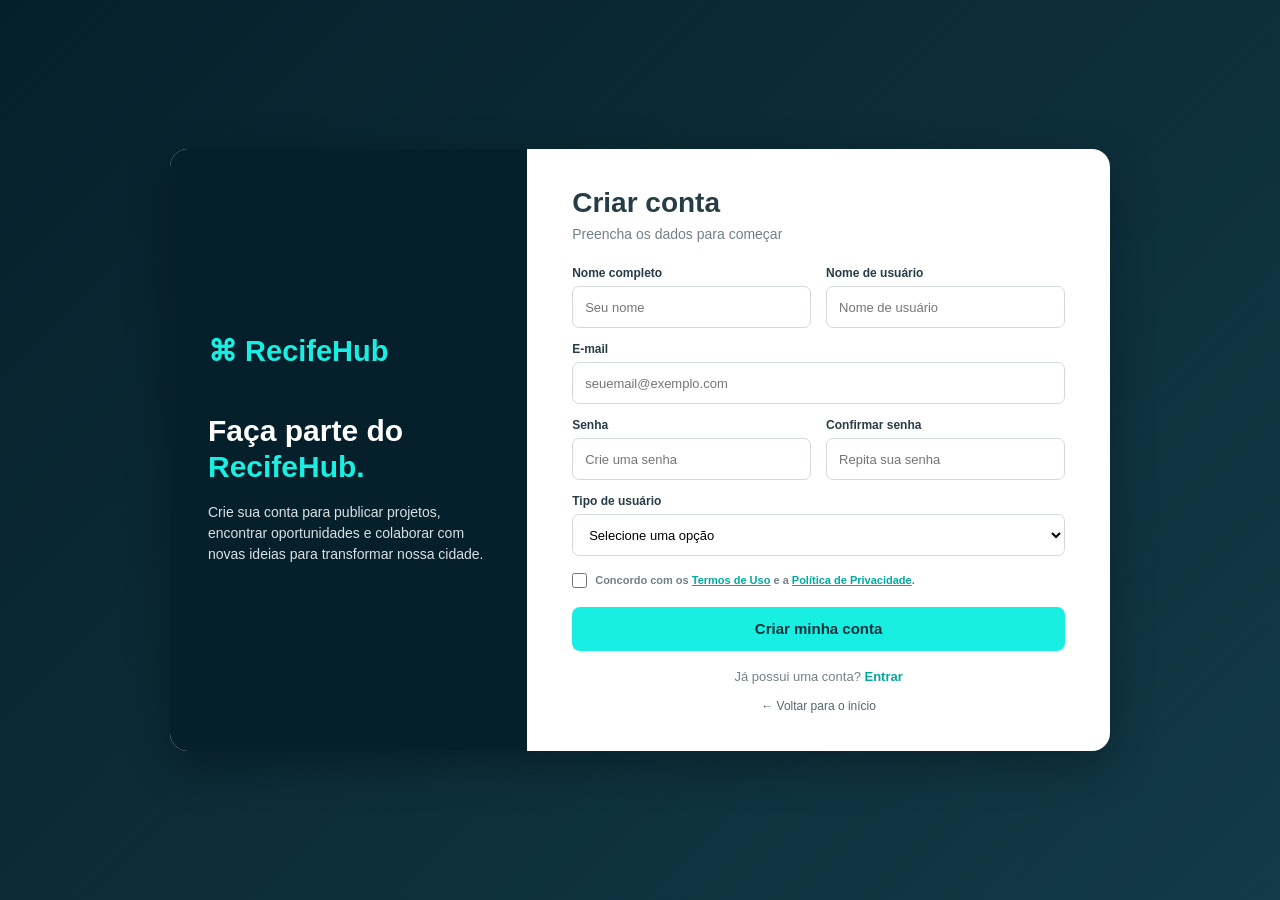
<file: minha-pasta/cadastro.html>
<!DOCTYPE html>
<html lang="pt-BR">
<head>
  <meta charset="UTF-8">
  <meta name="viewport" content="width=device-width, initial-scale=1.0">
  <title>Cadastrar - RecifeHub</title>
  <style>
    * { box-sizing: border-box; margin: 0; padding: 0; }

    :root {
      --dark: #06202b;
      --cyan: #19eee2;
      --gray: #718087;
    }

    body {
      min-height: 100vh;
      font-family: Arial, Helvetica, sans-serif;
      background: linear-gradient(135deg, #06202b, #123a47);
      display: flex;
      align-items: center;
      justify-content: center;
      padding: 25px;
    }

    .container {
      width: 940px;
      max-width: 100%;
      background: white;
      border-radius: 18px;
      overflow: hidden;
      display: grid;
      grid-template-columns: 38% 62%;
      box-shadow: 0 15px 45px rgba(0,0,0,.3);
    }

    .welcome {
      background: var(--dark);
      color: white;
      padding: 45px 38px;
      display: flex;
      flex-direction: column;
      justify-content: center;
    }

    .logo {
      color: var(--cyan);
      font-size: 29px;
      font-weight: bold;
      margin-bottom: 45px;
    }

    .welcome h1 {
      font-size: 30px;
      line-height: 1.2;
      margin-bottom: 17px;
    }

    .welcome h1 span { color: var(--cyan); }

    .welcome p {
      color: #d7e2e5;
      line-height: 1.5;
      font-size: 14px;
    }

    .register {
      padding: 38px 45px;
      color: #263d46;
    }

    .register h2 {
      font-size: 28px;
      margin-bottom: 7px;
    }

    .subtitle {
      color: var(--gray);
      font-size: 14px;
      margin-bottom: 24px;
    }

    .row {
      display: grid;
      grid-template-columns: 1fr 1fr;
      gap: 15px;
    }

    label {
      display: block;
      font-size: 12px;
      font-weight: bold;
      margin-bottom: 6px;
    }

    input, select {
      width: 100%;
      height: 42px;
      border: 1px solid #d3dadd;
      border-radius: 7px;
      padding: 0 12px;
      font-size: 13px;
      outline: none;
      margin-bottom: 14px;
      background: white;
    }

    input:focus, select:focus {
      border-color: var(--cyan);
      box-shadow: 0 0 0 2px rgba(25,238,226,.15);
    }

    .terms {
      display: flex;
      align-items: flex-start;
      gap: 8px;
      margin: 3px 0 18px;
      font-size: 11px;
      color: #718087;
      line-height: 1.4;
    }

    .terms input {
      width: 15px;
      height: 15px;
      margin: 0;
      flex-shrink: 0;
    }

    .terms a {
      color: #00aaa1;
    }

    .btn {
      width: 100%;
      height: 44px;
      background: var(--cyan);
      color: #06303a;
      border: 0;
      border-radius: 8px;
      font-size: 15px;
      font-weight: bold;
      cursor: pointer;
    }

    .btn:hover { filter: brightness(.93); }

    .login-link {
      text-align: center;
      margin-top: 18px;
      font-size: 13px;
      color: var(--gray);
    }

    .login-link a {
      color: #00aaa1;
      font-weight: bold;
      text-decoration: none;
    }

    .back {
      text-align: center;
      margin-top: 15px;
      font-size: 12px;
    }

    .back a {
      color: #53666d;
      text-decoration: none;
    }

    @media (max-width: 700px) {
      .container { grid-template-columns: 1fr; }
      .welcome { padding: 30px; }
      .logo { margin-bottom: 25px; }
      .register { padding: 30px; }
      .row { grid-template-columns: 1fr; gap: 0; }
    }
  </style>
</head>
<body>

  <div class="container">

    <section class="welcome">
      <div class="logo">⌘ RecifeHub</div>

      <h1>Faça parte do<br><span>RecifeHub.</span></h1>

      <p>
        Crie sua conta para publicar projetos,
        encontrar oportunidades e colaborar com
        novas ideias para transformar nossa cidade.
      </p>
    </section>

    <section class="register">
      <h2>Criar conta</h2>
      <p class="subtitle">Preencha os dados para começar</p>

      <form onsubmit="cadastrar(event)">

        <div class="row">
          <div>
            <label for="nome">Nome completo</label>
            <input
              type="text"
              id="nome"
              placeholder="Seu nome"
              required
            >
          </div>

          <div>
            <label for="usuario">Nome de usuário</label>
            <input
              type="text"
              id="usuario"
              placeholder="Nome de usuário"
              required
            >
          </div>
        </div>

        <label for="email">E-mail</label>
        <input
          type="email"
          id="email"
          placeholder="seuemail@exemplo.com"
          required
        >

        <div class="row">
          <div>
            <label for="senha">Senha</label>
            <input
              type="password"
              id="senha"
              placeholder="Crie uma senha"
              minlength="6"
              required
            >
          </div>

          <div>
            <label for="confirmar">Confirmar senha</label>
            <input
              type="password"
              id="confirmar"
              placeholder="Repita sua senha"
              minlength="6"
              required
            >
          </div>
        </div>

        <label for="tipo">Tipo de usuário</label>
        <select id="tipo" required>
          <option value="">Selecione uma opção</option>
          <option value="pessoa">Pessoa</option>
          <option value="estudante">Estudante</option>
          <option value="pesquisador">Pesquisador</option>
          <option value="instituicao">Instituição</option>
        </select>

        <label class="terms">
          <input type="checkbox" id="termos" required>
          <span>
            Concordo com os <a href="#">Termos de Uso</a>
            e a <a href="#">Política de Privacidade</a>.
          </span>
        </label>

        <button class="btn" type="submit">Criar minha conta</button>
      </form>

      <p class="login-link">
        Já possui uma conta?
        <a href="login.html">Entrar</a>
      </p>

      <div class="back">
        <a href="recifehub.html">← Voltar para o início</a>
      </div>
    </section>

  </div>

  <script>
    function cadastrar(event) {
      event.preventDefault();

      const senha = document.getElementById("senha").value;
      const confirmar = document.getElementById("confirmar").value;

      if (senha !== confirmar) {
        alert("As senhas não são iguais.");
        return;
      }

      alert("Cadastro realizado com sucesso!");
    }
  </script>

</body>
</html>
</file>
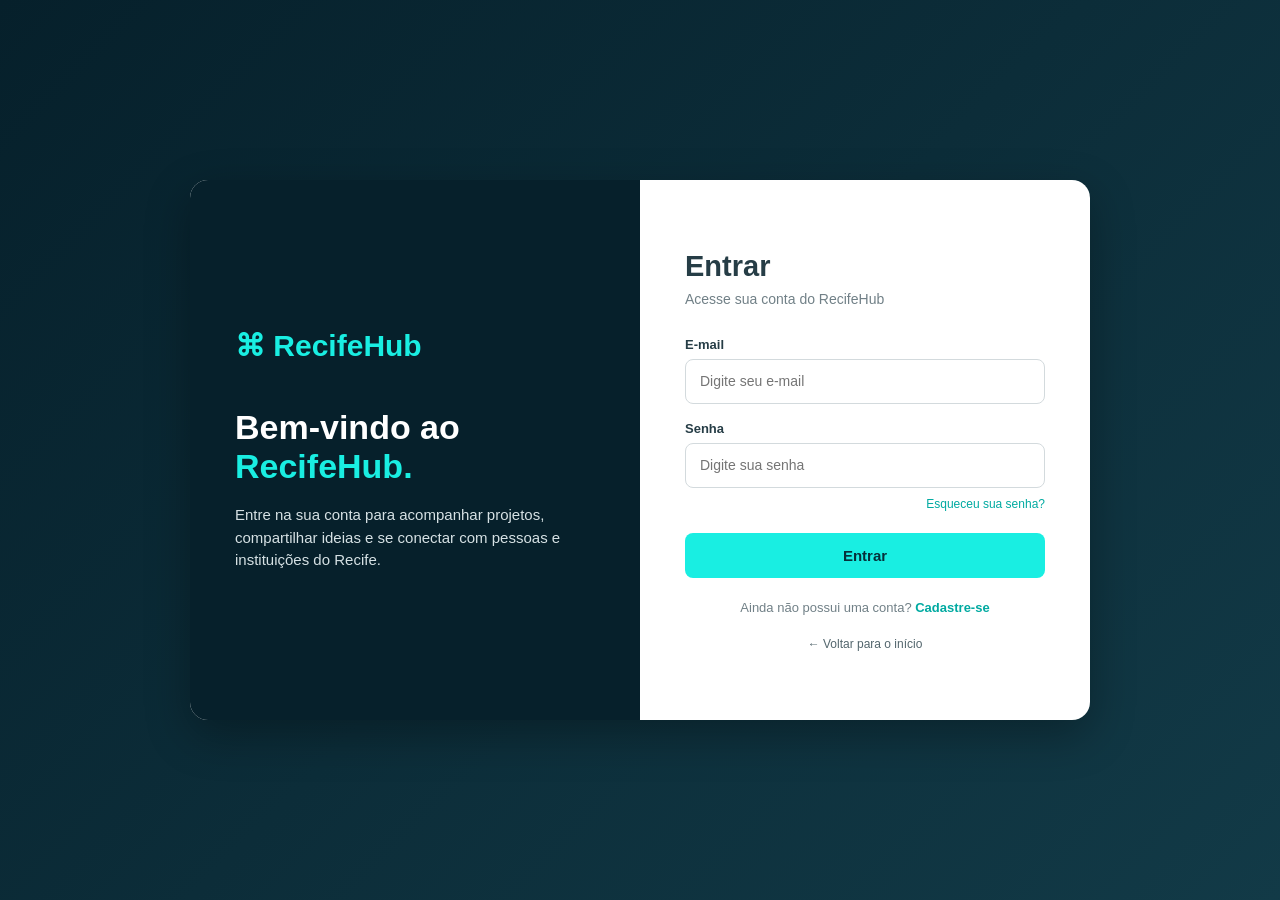
<file: minha-pasta/login.html>
<!DOCTYPE html>
<html lang="pt-BR">
<head>
  <meta charset="UTF-8">
  <meta name="viewport" content="width=device-width, initial-scale=1.0">
  <title>Entrar - RecifeHub</title>
  <style>
    * { box-sizing: border-box; margin: 0; padding: 0; }

    :root {
      --dark: #06202b;
      --dark2: #0d2c38;
      --cyan: #19eee2;
      --white: #fff;
      --gray: #718087;
    }

    body {
      min-height: 100vh;
      font-family: Arial, Helvetica, sans-serif;
      background: linear-gradient(135deg, #06202b, #123a47);
      display: flex;
      align-items: center;
      justify-content: center;
      color: var(--white);
    }

    .container {
      width: 900px;
      max-width: 92%;
      min-height: 540px;
      display: grid;
      grid-template-columns: 1fr 1fr;
      background: white;
      border-radius: 18px;
      overflow: hidden;
      box-shadow: 0 15px 45px rgba(0,0,0,.3);
    }

    .welcome {
      background: var(--dark);
      padding: 55px 45px;
      display: flex;
      flex-direction: column;
      justify-content: center;
    }

    .logo {
      color: var(--cyan);
      font-size: 30px;
      font-weight: bold;
      margin-bottom: 45px;
    }

    .welcome h1 {
      font-size: 34px;
      margin-bottom: 18px;
    }

    .welcome h1 span { color: var(--cyan); }

    .welcome p {
      color: #d6e1e4;
      line-height: 1.5;
      font-size: 15px;
    }

    .login {
      color: #263d46;
      padding: 50px 45px;
      display: flex;
      flex-direction: column;
      justify-content: center;
    }

    .login h2 {
      font-size: 29px;
      margin-bottom: 8px;
    }

    .subtitle {
      color: var(--gray);
      font-size: 14px;
      margin-bottom: 30px;
    }

    label {
      font-size: 13px;
      font-weight: bold;
      margin-bottom: 7px;
      display: block;
    }

    input {
      width: 100%;
      height: 45px;
      border: 1px solid #d3dadd;
      border-radius: 8px;
      padding: 0 14px;
      font-size: 14px;
      margin-bottom: 17px;
      outline: none;
    }

    input:focus {
      border-color: var(--cyan);
      box-shadow: 0 0 0 2px rgba(25,238,226,.15);
    }

    .forgot {
      text-align: right;
      color: #00aaa1;
      font-size: 12px;
      margin-top: -8px;
      margin-bottom: 22px;
      cursor: pointer;
    }

    .btn {
      width: 100%;
      height: 45px;
      border: 0;
      border-radius: 8px;
      background: var(--cyan);
      color: #06303a;
      font-size: 15px;
      font-weight: bold;
      cursor: pointer;
    }

    .btn:hover { filter: brightness(.93); }

    .register {
      text-align: center;
      margin-top: 22px;
      font-size: 13px;
      color: var(--gray);
    }

    .register a {
      color: #00aaa1;
      font-weight: bold;
      text-decoration: none;
    }

    .back {
      margin-top: 22px;
      text-align: center;
      font-size: 12px;
    }

    .back a {
      color: #53666d;
      text-decoration: none;
    }

    @media (max-width: 700px) {
      .container { grid-template-columns: 1fr; }
      .welcome { padding: 30px; min-height: 220px; }
      .logo { margin-bottom: 20px; }
      .welcome h1 { font-size: 27px; }
      .login { padding: 35px 30px; }
    }
  </style>
</head>
<body>

  <div class="container">

    <section class="welcome">
      <div class="logo">⌘ RecifeHub</div>

      <h1>Bem-vindo ao<br><span>RecifeHub.</span></h1>

      <p>
        Entre na sua conta para acompanhar projetos,
        compartilhar ideias e se conectar com pessoas
        e instituições do Recife.
      </p>
    </section>

    <section class="login">
      <h2>Entrar</h2>
      <p class="subtitle">Acesse sua conta do RecifeHub</p>

      <form onsubmit="entrar(event)">
        <label for="email">E-mail</label>
        <input
          type="email"
          id="email"
          placeholder="Digite seu e-mail"
          required
        >

        <label for="senha">Senha</label>
        <input
          type="password"
          id="senha"
          placeholder="Digite sua senha"
          required
        >

        <div class="forgot">Esqueceu sua senha?</div>

        <button class="btn" type="submit">Entrar</button>
      </form>

      <p class="register">
        Ainda não possui uma conta?
        <a href="cadastro.html">Cadastre-se</a>
      </p>

      <div class="back">
        <a href="recifehub.html">← Voltar para o início</a>
      </div>
    </section>

  </div>

  <script>
    function entrar(event) {
      event.preventDefault();

      const email = document.getElementById("email").value;
      const senha = document.getElementById("senha").value;

      // Aqui futuramente você pode conectar um banco de dados.
      alert("Login enviado com sucesso!\\nE-mail: " + email);
    }
  </script>

</body>
</html>
</file>
<file: style.css>
* {
     box-sizing: border-box;
     margin: 0;
     padding: 0;
 }

 :root {
     --dark: #04151F;
     --dark-2: #04151F;
     --cyan: #19eee2;
     --cyan-light: #b9f8f5;
     --text: #243b47;
     --muted: #74838a;
     --bg: #dedede;
     --white: #ffffff;
     --border: #d3d8da;
 }

 body {
     font-family: Arial, Helvetica, sans-serif;
     background: var(--bg);
     color: var(--text);
 }

 a {
     color: inherit;
     text-decoration: none;
 }

 /* ===== CABEÇALHO ===== */

 header {
     height: 64px;
     background: var(--dark);
     color: white;
     display: flex;
     align-items: center;
     padding: 0 27px;
     gap: 40px;
 }

 .logo {
     height: 75px;
     padding: 10px;
     border-radius: 35%;
 }

 .nav {
     display: flex;
     gap: 36px;
     align-items: center
 }

 .nav a {
     font-weight: 700;
     padding: 10px 12px;
     border-bottom: 1px solid rgba(255, 255, 255, .65);
 }

 .nav a:hover {
     color: var(--cyan);
     border-color: var(--cyan);
 }

 .barra {
     margin-left: auto;
     display: flex;
     align-items: center;
     gap: 35px;
 }

 .btn {
     height: 35px;
     padding: 0 29px;
     border-radius: 10px;
     font-weight: 700;
     font-size: 15px;
     cursor: pointer;
 }

 .btn-login {
     background: transparent;
     color: white;
     border: 2px solid var(--cyan);
 }

 .btn-register {
     background: var(--cyan);
     color: #06303a;
     border: 2px solid var(--cyan);
 }

 /* ===== Pesquisa ===== */


 .pesquisa {
     display: flex;
     align-items: center;
     height: 30px;
     background: #fff;
     border: 1px solid var(--border);
     border-radius: 10px;
     overflow: hidden;
     width: 340px;
     max-width: 100%;
 }



 .pesquisa-icone {
     padding: 0 8px 0 12px;
     color: var(--muted);
     font-size: 18px;
 }

 .pesquisa-barra {
     flex: 1;
     min-width: 0;
     height: 100%;
     border: 0;
     outline: 0;
     font-size: 14px;
     color: var(--text);
     background: transparent;
 }

 .pesquisa-barra::placeholder {
     color: var(--muted);
 }

 .pesquisa-limpar {
     border: 0;
     background: transparent;
     font-size: 20px;
     padding: 0 6px;
     cursor: pointer;
     color: var(--muted);
 }

 .pesquisa-btn {
     height: 100%;
     padding: 0 16px;
     border: 0;
     background: var(--cyan);
     color: #06303a;
     font-weight: 700;
     cursor: pointer;
     white-space: nowrap;
 }

 .pesquisa-btn:hover {
     filter: brightness(0.95);
 }

 /* ===== HERO ===== */
.hero {
    position: relative;
    min-height: 295px;
    display: grid;
    grid-template-columns: 52% 48%;
    background:
        linear-gradient(90deg, rgba(4, 21, 31, 0.94) 0%, rgba(4, 21, 31, 0.82) 52%, rgba(4, 21, 31, 0.28) 100%),
        url("imagens/images.jpeg") center / cover no-repeat;
    color: white;
    overflow: hidden;
}

.hero-conteudo {
    padding: 20px 28px 15px;
    position: relative;
    z-index: 2;
    background: transparent;
}
 

 .hero h1 {
     max-width: 610px;
     font-size: 36px;
     line-height: 1.2;
     margin-bottom: 12px;
     letter-spacing: -.7px;
 }

 .hero h1 span {
     color: var(--cyan);
 }

 .hero-descricao {
     max-width: 610px;
     font-size: 17px;
     line-height: 1.22;
     margin-bottom: 27px;
 }
 


 .caracters {
     display: grid;
     grid-template-columns: repeat(4, 1fr);
     gap: 15px;
     max-width: 620px;
 }

 .caracter {
     display: flex;
     align-items: center;
     gap: 10px;
     font-size: 12px;
     font-weight: 700;
     line-height: 1.15;
 }

 .caracter-icone {
     color: var(--cyan);
     width: 48px;
     height: 48px;
     flex: 0 0 48px;
     position: relative;
 }

 /* ===== CONTEÚDO ===== */
 main {
     padding: 18px 46px 10px;
 }

 /*====filtros de pesquisa===*/
 .filtros {
     display: grid;
     grid-template-columns: 1fr 155px 160px 110px 110px;
     gap: 6px;
     background: #f1f1f1;
     border-radius: 5px;
     padding: 4px;
     box-shadow: 0 1px 5px rgba(0, 0, 0, .14);
     margin-bottom: 19px;
 }

 .filtro {
     height: 27px;
     border: 1px solid #d3d7d9;
     border-radius: 3px;
     background: white;
     color: #56666d;
     display: flex;
     align-items: center;
     padding: 0 10px;
     font-size: 11px;
 }

 .filtro input {
     width: 100%;
     border: 0;
     outline: 0;
     font-size: 11px;
 }

 .filtro-icones {
     margin-right: 8px;
     font-size: 14px;
 }

 .clear {
     justify-content: center;
 }

 /*===parte do meio===*/
 .layout {
     display: grid;
     grid-template-columns: 1fr 316px;
     gap: 48px;
 }

 /*====cabeçalho do lado======*/
 .section-cabecalho {
     display: flex;
     justify-content: space-between;
     align-items: center;
     margin: 0 3px 13px;
 }

 .section-cabecalho h2 {
     font-size: 23px;
     color: #29414c;
 }

 .section-cabecalho h2::after {
     content: "";
     display: block;
     width: 128px;
     height: 2px;
     margin-top: 4px;
     background: var(--cyan);
 }

 .todos-projetos {
     color: #00c7bd;
     font-size: 14px;
     font-weight: 500;

 }



 /* ==== Projetos em cards separados ==== */
 .layout>section {
     display: flex;
     flex-direction: column;
 }

 .projetos-grid {
     display: grid;
     grid-template-columns: repeat(3, minmax(0, 1fr));
     gap: 24px;
     align-items: stretch;
 }

 .projeto-card {
     display: flex;
     flex-direction: column;
     min-width: 0;
     background: #fff;
     border: 1px solid #d8e0e3;
     border-radius: 12px;
     overflow: hidden;
     box-shadow: 0 2px 8px rgba(0, 0, 0, .08);
     transition: transform .2s ease, box-shadow .2s ease;
 }

 .projeto-card:hover {
     transform: translateY(-3px);
     box-shadow: 0 6px 16px rgba(0, 0, 0, .12);
 }

 .projeto-image {
     height: 150px;
     flex: 0 0 150px;
     position: relative;
     background:
         linear-gradient(rgba(10, 45, 58, .1), rgba(10, 45, 58, .1)),
         url("https://images.unsplash.com/photo-1516939884455-1445c8652f83?auto=format&fit=crop&w=700&q=85") center/cover;
 }

 .projeto-body {
     display: flex;
     flex-direction: column;
     flex: 1;
     gap: 12px;
     padding: 16px;
 }

 .projeto-body h3 {
     font-size: 17px;
     line-height: 1.35;
     color: #29414c;
 }

 .projeto-body p {
     color: #64757d;
     font-size: 13px;
     line-height: 1.5;
 }

 .projeto-info {
     margin-top: auto;
     display: flex;
     flex-direction: column;
     gap: 7px;
     color: #74838a;
     font-size: 11px;
     line-height: 1.4;
 }


 /* ===== LATERAL ===== */
 .cartao-lado {
     background: var(--cyan-light);
     border-radius: 12px;
     padding: 12px 17px;
     min-height: 115px;
     margin-bottom: 8px;
 }
 .cartao-lado h3 {
      font-size: 14px;
    }

    .cartao-lado p {
      font-size: 9px;
      line-height: 1.2;
      margin-left: 13px;
      max-width: 180px;
      color: #36545c;
    }

    .lado-btn {
      display: block;
      background: #00cbbd;
      color: white;
      text-align: center;
      border-radius: 6px;
      font-size: 10px;
      padding: 6px;
      margin: 8px auto 0;
      width: 194px;
      font-weight: 700;
    }

 .cartao-lado-topo {
     display: flex;
     align-items: center;
     gap: 12px;
     margin-bottom: 6px;
 }
 .cartao-lado-icone{
    font-size: 34px;
      color: #264a54;

 }
 .categoria-titulo{
font-size: 20px;
margin: 6px 7px 6px;
 }
.categoria{
height: 22px;
      background: white;
      border-radius: 3px;
      margin-bottom: 5px;
      display: flex;
      align-items: center;
      padding: 0 8px;
      font-size: 9px;
      box-shadow: 0 1px 2px rgba(0,0,0,.12);
    }

    .categoria .cat-icon {
      width: 23px;
      font-size: 13px;
    }
    .categoria .count {
      margin-left: auto;
      min-width: 31px;
      text-align: center;
      border-radius: 8px;
      background: #d7f8f3;
      color: #6ba6a0;
      font-size: 8px;
      padding: 2px 5px;
    }

     .city-card {
      margin-top: 10px;
      min-height: 77px;
      display: flex;
      align-items: center;
      gap: 13px;
      padding: 10px 17px;
    }

    .city-icon {
      font-size: 33px;
    }

    .city-card p {
      margin: 0;
      font-size: 9px;
      max-width: 150px;
    }



    /* ===== RODAPÉ ===== */
    footer {
      min-height: 75px;
      background: #233e49;
      color: white;
      display: flex;
      align-items: center;
      padding: 0 26px;
      font-size: 8px;
    }

    .footer-logo {
      width: 155px;
      height: auto;
      flex-shrink: 0;
      margin-right: 38px;
    }

    .footer-links {
      margin-left: auto;
      display: flex;
      gap: 22px;
      color: #d4dfe1;
    }
</file>
<file: minha-pasta/style.css>
* {
      box-sizing: border-box;
      margin: 0;
      padding: 0;
    }

    :root {
      --dark: #04151F;
      --dark-2: #04151F;
      --cyan: #19eee2;
      --cyan-light: #b9f8f5;
      --text: #243b47;
      --muted: #74838a;
      --bg: #dedede;
      --white: #ffffff;
      --border: #d3d8da;
    }

    body {
      font-family: Arial, Helvetica, sans-serif;
      background: var(--bg);
      color: var(--text);
    }

    a {
      color: inherit;
      text-decoration: none;
    }

    /* ===== CABEÇALHO ===== */
    header {
      height: 62px;
      background: var(--dark);
      color: white;
      display: flex;
      align-items: center;
      padding: 0 27px;
      gap: 40px;
    }

    .logo {
    height: 75px;
    padding: 10px;
    border-radius: 35%;
    }

    .logo-icon {
      width: 38px;
      height: 38px;
      position: relative;
    }

    .logo-icon::before,
    .logo-icon::after {
      content: "";
      position: absolute;
      border: 2px solid var(--cyan);
      border-radius: 50%;
    }

    .logo-icon::before {
      width: 9px;
      height: 9px;
      left: 13px;
      top: 13px;
      box-shadow:
        -11px -8px 0 -1px var(--dark),
        -11px -8px 0 1px var(--cyan),
        13px -11px 0 -1px var(--dark),
        13px -11px 0 1px var(--cyan),
        15px 10px 0 -1px var(--dark),
        15px 10px 0 1px var(--cyan),
        -14px 12px 0 -1px var(--dark),
        -14px 12px 0 1px var(--cyan);
    }

    .nav {
      display: flex;
      gap: 36px;
      align-items: center;
      height: 100%;
    }

    .nav a {
      font-weight: 700;
      padding: 8px 10px;
      border-bottom: 1px solid rgba(255,255,255,.65);
    }

    .nav a:hover {
      color: var(--cyan);
      border-color: var(--cyan);
    }

    .header-actions {
      margin-left: auto;
      display: flex;
      align-items: center;
      gap: 17px;
    }

 
    
    
    

    .btn {
      height: 35px;
      padding: 0 29px;
      border-radius: 10px;
      font-weight: 700;
      font-size: 15px;
      cursor: pointer;
    }

    .btn-login {
      background: transparent;
      color: white;
      border: 2px solid var(--cyan);
    }

    .btn-register {
      background: var(--cyan);
      color: #06303a;
      border: 2px solid var(--cyan);
    }

    /* ===== HERO ===== */
    .hero {
      min-height: 295px;
      display: grid;
      grid-template-columns: 47% 53%;
      background: var(--dark);
      color: white;
    }

    .hero-content {
      padding: 20px 28px 15px;
      position: relative;
      z-index: 2;
      background:
        radial-gradient(circle at 95% 40%, rgba(11,80,93,.7), transparent 45%),
        var(--dark);
    }

    .hero h1 {
      max-width: 610px;
      font-size: 36px;
      line-height: 1.2;
      margin-bottom: 12px;
      letter-spacing: -.7px;
    }

    .hero h1 span {
      color: var(--cyan);
    }

    .hero-description {
      max-width: 610px;
      font-size: 17px;
      line-height: 1.22;
      margin-bottom: 27px;
    }

    .features {
      display: grid;
      grid-template-columns: repeat(4, 1fr);
      gap: 15px;
      max-width: 620px;
    }

    .feature {
      display: flex;
      align-items: center;
      gap: 10px;
      font-size: 12px;
      font-weight: 700;
      line-height: 1.15;
    }

    .feature-icon {
      color: var(--cyan);
      width: 48px;
      height: 48px;
      flex: 0 0 48px;
      position: relative;
    }

    .feature-icon.cap::before {
      content: "◇";
      position: absolute;
      font-size: 48px;
      transform: scaleX(1.55);
      left: 1px;
      top: -8px;
    }

    .feature-icon.bulb::before {
      content: "♧";
      position: absolute;
      font-size: 55px;
      left: 2px;
      top: -15px;
      transform: rotate(180deg);
    }

    .feature-icon.bank::before {
      content: "⌂";
      position: absolute;
      font-size: 55px;
      left: 1px;
      top: -14px;
    }

    .feature-icon.network::before {
      content: "✣";
      position: absolute;
      font-size: 50px;
      left: 0;
      top: -7px;
    }

    .hero-photo {
      position: relative;
      overflow: hidden;
      background:
        linear-gradient(90deg, rgba(4,31,42,.82) 0%, rgba(4,31,42,.35) 20%, rgba(4,31,42,0) 45%),
        url("images.jpeg")
        center/cover no-repeat;
    }

    .hero-photo::after {
      content: "";
      position: absolute;
      inset: 0;
      background: linear-gradient(90deg, rgba(3,28,38,.75), transparent 34%);
      pointer-events: none;
    }

    /* ===== CONTEÚDO ===== */
    main {
      padding: 18px 46px 10px;
    }

    .filters {
      display: grid;
      grid-template-columns: 1fr 140px 160px 110px 110px;
      gap: 6px;
      background: #f1f1f1;
      border-radius: 5px;
      padding: 4px;
      box-shadow: 0 1px 5px rgba(0,0,0,.14);
      margin-bottom: 19px;
    }

    .filter {
      height: 27px;
      border: 1px solid #d3d7d9;
      border-radius: 3px;
      background: white;
      color: #56666d;
      display: flex;
      align-items: center;
      padding: 0 10px;
      font-size: 11px;
    }

    .filter input {
      width: 100%;
      border: 0;
      outline: 0;
      font-size: 11px;
    }

    .filter-icon {
      margin-right: 8px;
      font-size: 14px;
    }

    .clear {
      justify-content: center;
    }

    .layout {
      display: grid;
      grid-template-columns: 1fr 316px;
      gap: 48px;
    }

    .section-heading {
      display: flex;
      justify-content: space-between;
      align-items: center;
      margin: 0 3px 13px;
    }

    .section-heading h2 {
      font-size: 23px;
      color: #29414c;
    }

    .section-heading h2::after {
      content: "";
      display: block;
      width: 128px;
      height: 2px;
      margin-top: 4px;
      background: var(--cyan);
    }

    .all-projects {
      color: #00c7bd;
      font-size: 14px;
      font-weight: 500;
    }

    .project-card {
      width: 273px;
      min-height: 302px;
      background: white;
      border-radius: 12px;
      overflow: hidden;
      box-shadow: 0 1px 3px rgba(0,0,0,.1);
    }

    .project-image {
      height: 103px;
      background:
        linear-gradient(rgba(10,45,58,.1), rgba(10,45,58,.1)),
        url("https://images.unsplash.com/photo-1516939884455-1445c8652f83?auto=format&fit=crop&w=700&q=85")
        center/cover;
      position: relative;
    }

    .tag {
      position: absolute;
      top: 7px;
      left: 9px;
      background: #8eeff0;
      color: #006d70;
      border-radius: 5px;
      padding: 3px 8px;
      font-size: 8px;
    }

    .project-body {
      padding: 11px 12px;
    }

    .project-body h3 {
      font-size: 14px;
      line-height: 1.18;
      margin-bottom: 9px;
      color: #29404a;
    }

    .project-body p {
      color: #7b8589;
      font-size: 9px;
      line-height: 1.35;
      margin-bottom: 10px;
    }

    .project-info {
      color: #68757a;
      font-size: 8px;
      line-height: 1.7;
    }

    .project-info div::before {
      margin-right: 5px;
    }

    .placeholder-tag {
      width: 42px;
      height: 11px;
      border-radius: 3px;
      background: #d5f9f6;
      margin-top: 14px;
    }

    /* ===== LATERAL ===== */
    .side-card {
      background: var(--cyan-light);
      border-radius: 12px;
      padding: 12px 17px;
      min-height: 115px;
      margin-bottom: 8px;
    }

    .side-card-top {
      display: flex;
      align-items: center;
      gap: 12px;
      margin-bottom: 6px;
    }

    .side-card-icon {
      font-size: 34px;
      color: #264a54;
    }

    .side-card h3 {
      font-size: 14px;
    }

    .side-card p {
      font-size: 9px;
      line-height: 1.2;
      margin-left: 13px;
      max-width: 180px;
      color: #36545c;
    }

    .side-btn {
      display: block;
      background: #00cbbd;
      color: white;
      text-align: center;
      border-radius: 6px;
      font-size: 10px;
      padding: 6px;
      margin: 8px auto 0;
      width: 194px;
      font-weight: 700;
    }

    .categories-title {
      font-size: 20px;
      margin: 6px 7px 6px;
    }

    .category {
      height: 22px;
      background: white;
      border-radius: 3px;
      margin-bottom: 5px;
      display: flex;
      align-items: center;
      padding: 0 8px;
      font-size: 9px;
      box-shadow: 0 1px 2px rgba(0,0,0,.12);
    }

    .category .cat-icon {
      width: 23px;
      font-size: 13px;
    }

    .category .count {
      margin-left: auto;
      min-width: 31px;
      text-align: center;
      border-radius: 8px;
      background: #d7f8f3;
      color: #6ba6a0;
      font-size: 8px;
      padding: 2px 5px;
    }

    .city-card {
      margin-top: 10px;
      min-height: 77px;
      display: flex;
      align-items: center;
      gap: 13px;
      padding: 10px 17px;
    }

    .city-icon {
      font-size: 33px;
    }

    .city-card p {
      margin: 0;
      font-size: 9px;
      max-width: 150px;
    }

    /* ===== RODAPÉ ===== */
    footer {
      height: 100px;
      background: #233e49;
      color: white;
      display: flex;
      align-items: center;
      padding: 0 26px;
      font-size: 8px;
    }

    .footer-logo {
      color: var(--cyan);
      font-size: 14px;
      font-weight: 700;
      margin-right: 38px;
    }

    .footer-links {
      margin-left: auto;
      display: flex;
      gap: 22px;
      color: #d4dfe1;
    }

    /* ===== RESPONSIVIDADE ===== */
    @media (max-width: 1100px) {
      header {
        gap: 15px;
      }

      .logo {
        min-width: 160px;
      }

      .nav {
        gap: 12px;
      }

      .search-mini {
        width: 200px;
      }

      .hero {
        grid-template-columns: 55% 45%;
      }

      .features {
        gap: 5px;
      }

      .layout {
        gap: 25px;
      }
    }

    @media (max-width: 800px) {
      header {
        height: auto;
        min-height: 62px;
        flex-wrap: wrap;
        padding: 10px 18px;
      }

      .nav {
        order: 3;
        width: 100%;
        justify-content: center;
      }

      .header-actions {
        margin-left: auto;
      }

      .search-wrap {
        display: none;
      }

      .hero {
        grid-template-columns: 1fr;
      }

      .hero-photo {
        height: 230px;
        order: -1;
      }

      .features {
        grid-template-columns: repeat(2, 1fr);
      }

      .layout {
        grid-template-columns: 1fr;
      }

      .project-card {
        width: 100%;
        max-width: 360px;
      }

      main {
        padding: 15px 20px;
      }

      .filters {
        grid-template-columns: 1fr 1fr;
      }
    }

    @media (max-width: 480px) {
      .logo {
        font-size: 24px;
      }

      .btn {
        padding: 0 14px;
      }

      .hero h1 {
        font-size: 29px;
      }

      .hero-description {
        font-size: 15px;
      }

      .filters {
        grid-template-columns: 1fr;
      }

      .section-heading {
        gap: 10px;
      }

      .section-heading h2 {
        font-size: 19px;
      }

      .all-projects {
        font-size: 12px;
      }

      .footer-links {
        display: none;
      }
    }
</file>
